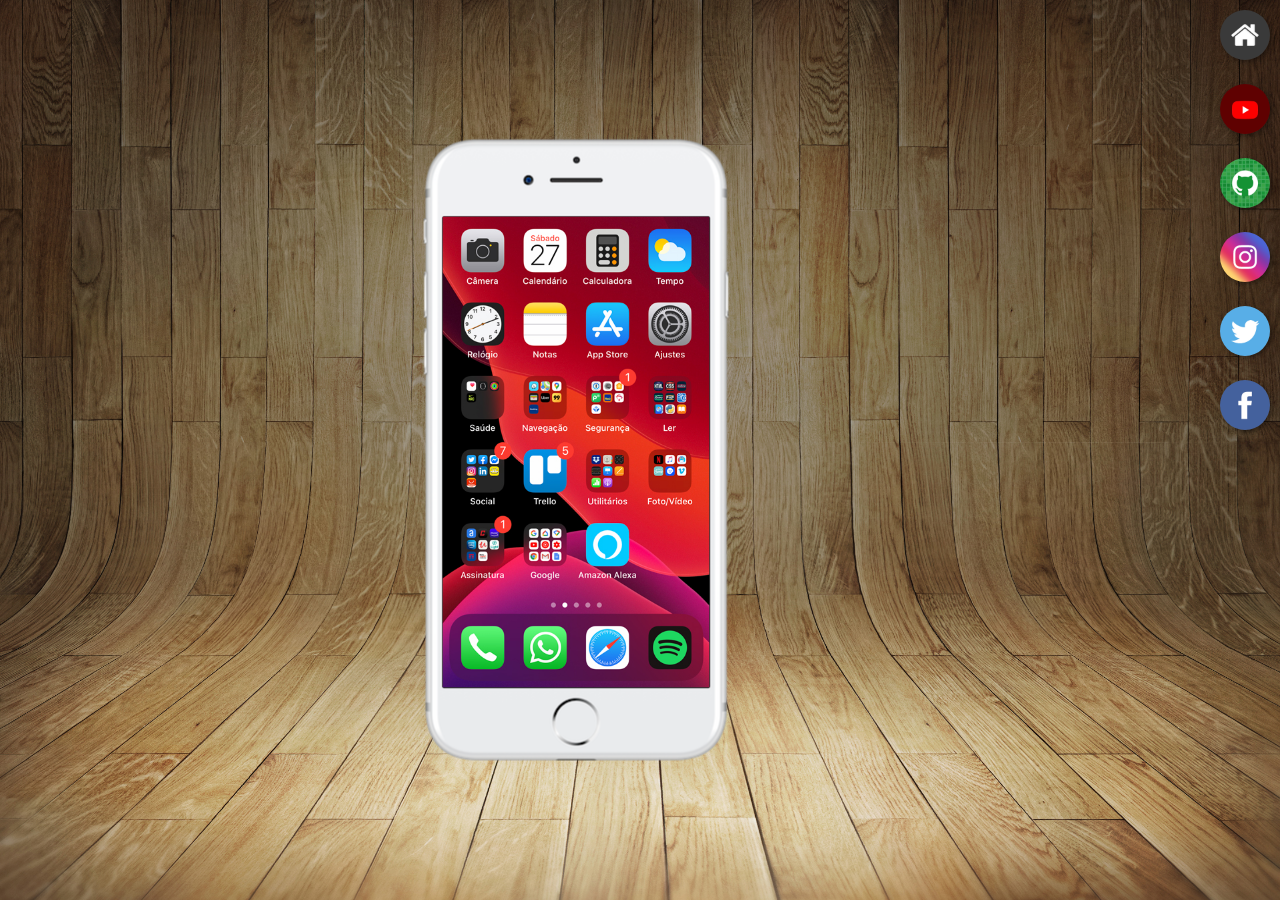
<file: index.html>
<!DOCTYPE html>
<html lang="pt-br">
<head>
    <meta charset="UTF-8">
    <meta name="viewport" content="width=device-width, initial-scale=1.0">
    <link rel="shortcut icon" href="favicon.ico" type="image/x-icon">
    <link rel="stylesheet" href="estilos/style.css">
    <title>Projeto Redes Sociais</title>
</head>
<body>
    <main>
        <section id="telefone">
            <iframe src="home.html" name="tela" id="tela" frameborder="0">
                Seu navegador não é compativel com isso.
            </iframe>

        </section>
        <section id="redes-sociais">
            <a href="home.html" target="tela"><img src="imagens/logo-home.jpg" alt="Home"></a><br>

            <a href="youtube.html" target="tela"><img src="imagens/logo-youtube.jpg" alt="YouTube"></a><br>

            <a href="github.html" target="tela"><img src="imagens/logo-github.jpg" alt="GitHub"></a><br>

            <a href="instagram.html" target="tela"><img src="imagens/logo-instagram.jpg" alt="Instagram"></a><br>

            <a href="#" target="tela"><img src="imagens/logo-twitter.jpg" alt="Twitter"></a><br>

            <a href="facebook.html" target="tela"><img src="imagens/logo-facebook.jpg" alt="Facebook"></a>


        </section>
    </main>
    
</body>
</html>
</file>
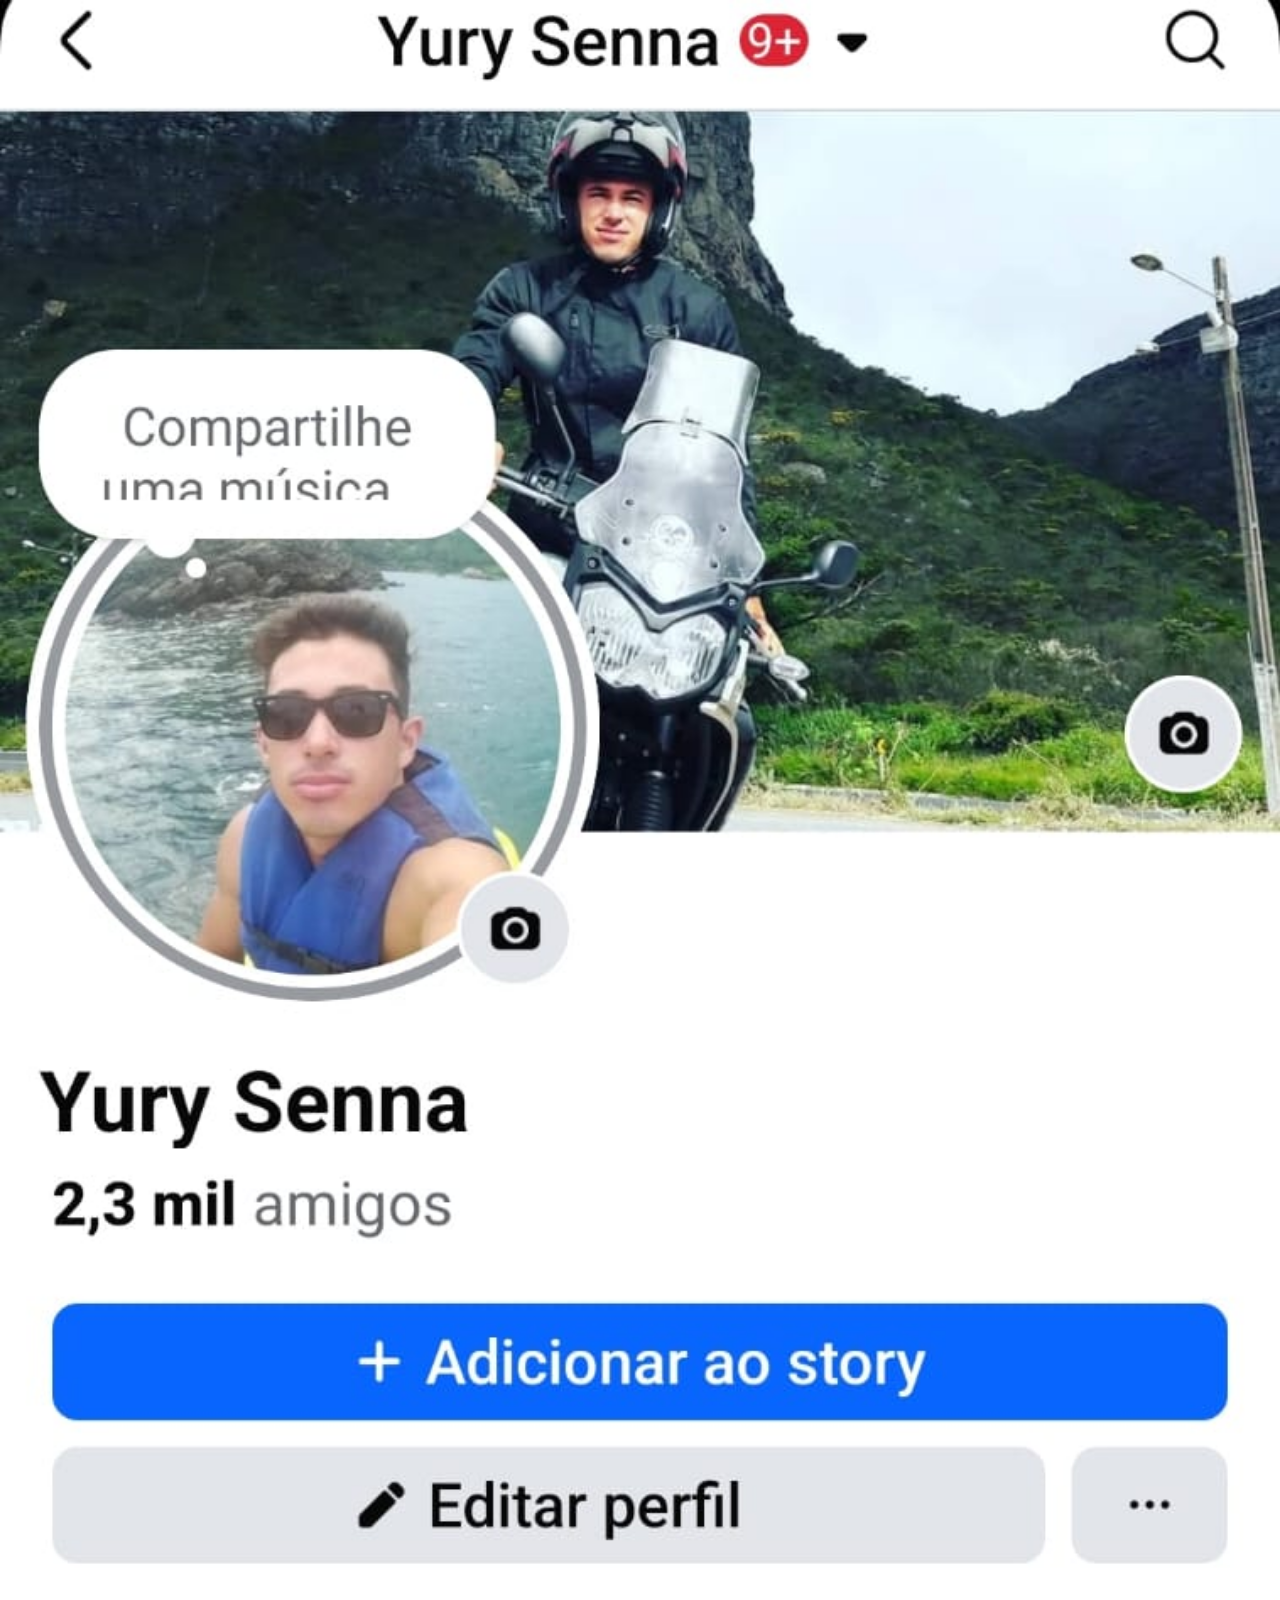
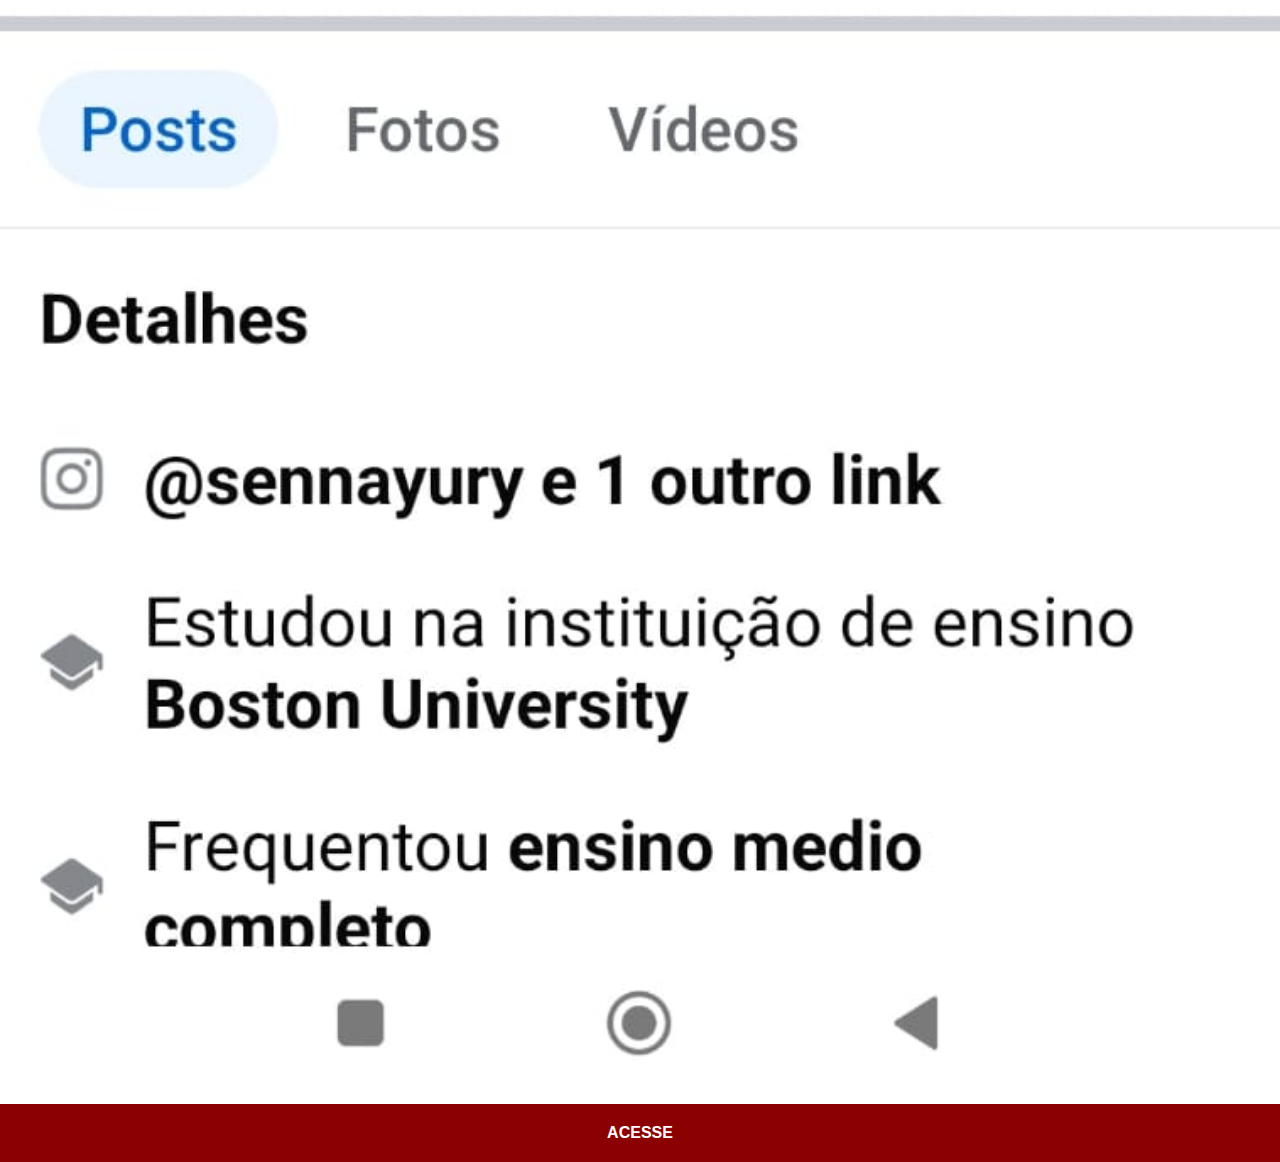
<file: facebook.html>
<!DOCTYPE html>
<html lang="pt-br">
<head>
    <meta charset="UTF-8">
    <meta name="viewport" content="width=device-width, initial-scale=1.0">
    <link rel="stylesheet" href="estilo/social.css">
    <title>FaceBook</title>
</head>
<body>
    <img src="imagens/face.jpeg" alt="facebook">
    
    <a href="https://www.facebook.com/share/19zyoscFji/?mibextid=qi2Omg" target="_blank">ACESSE</a>
</body>
</html>
</file>
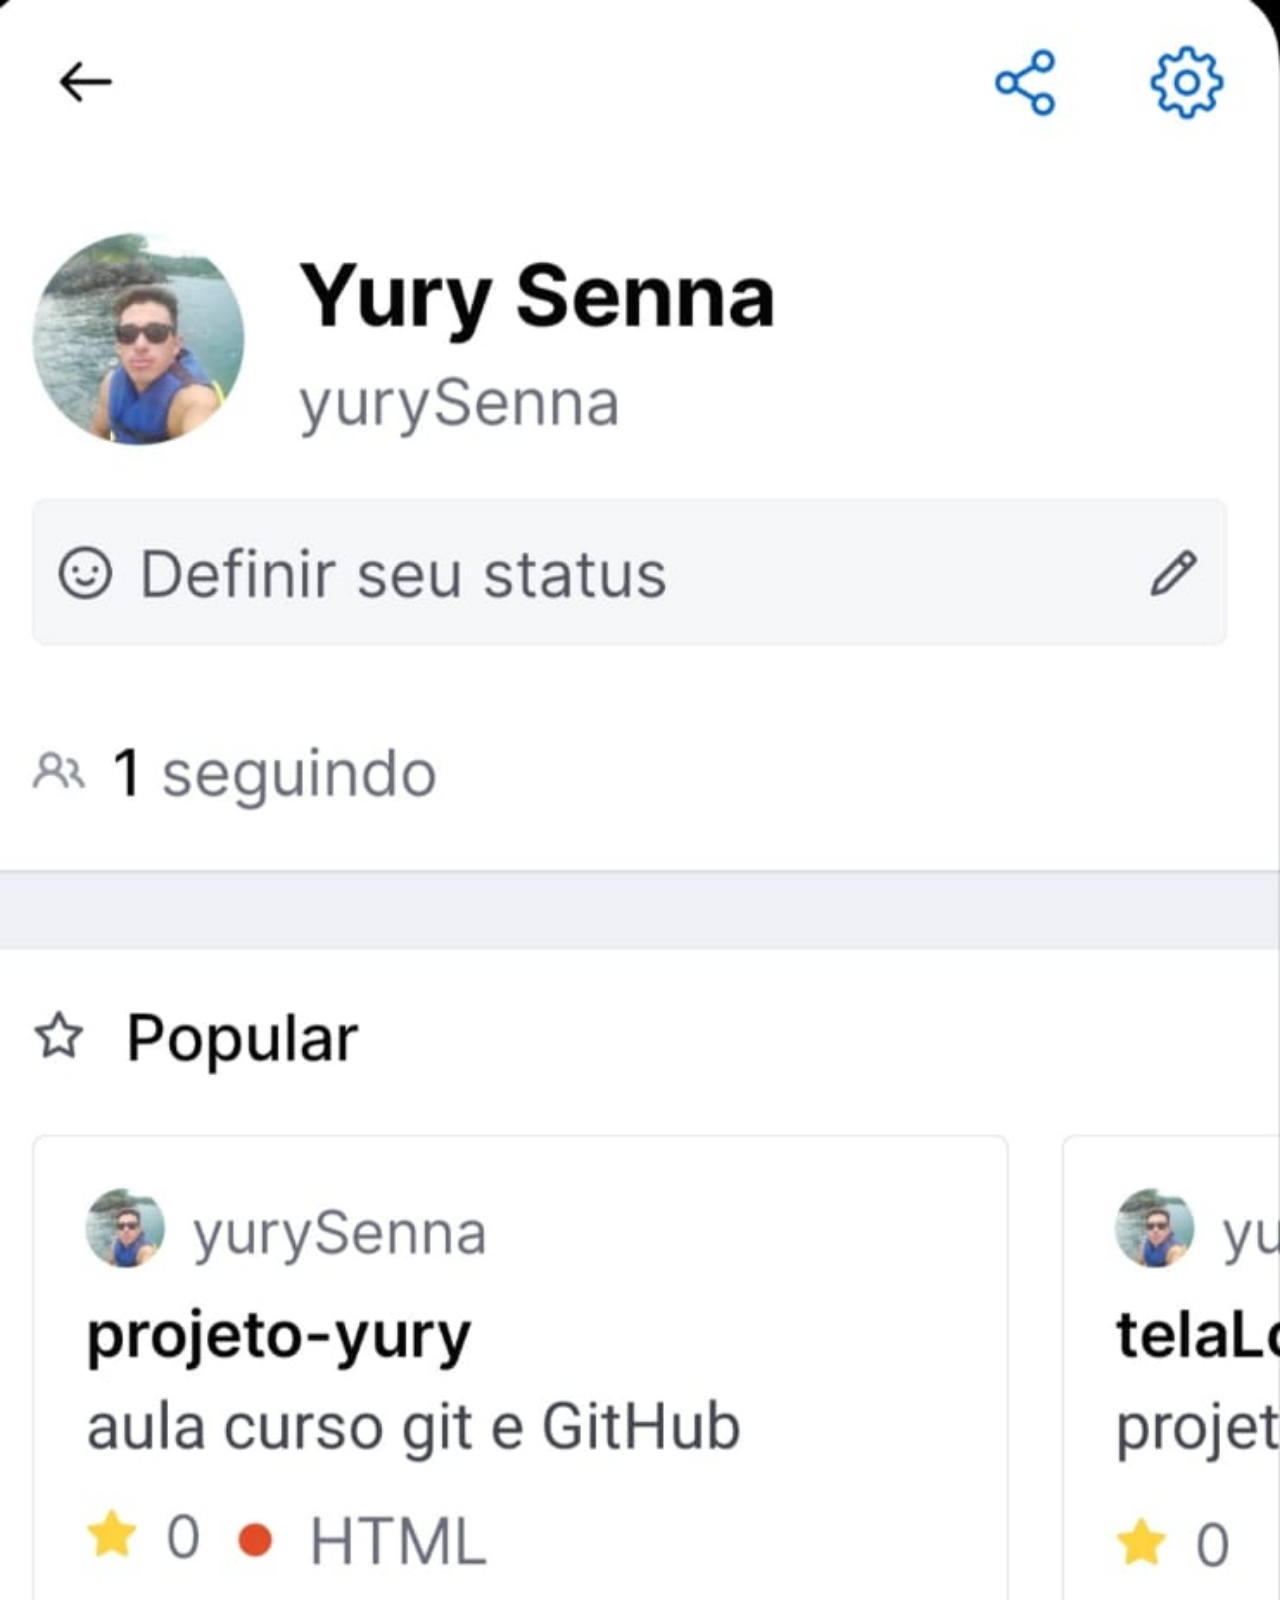
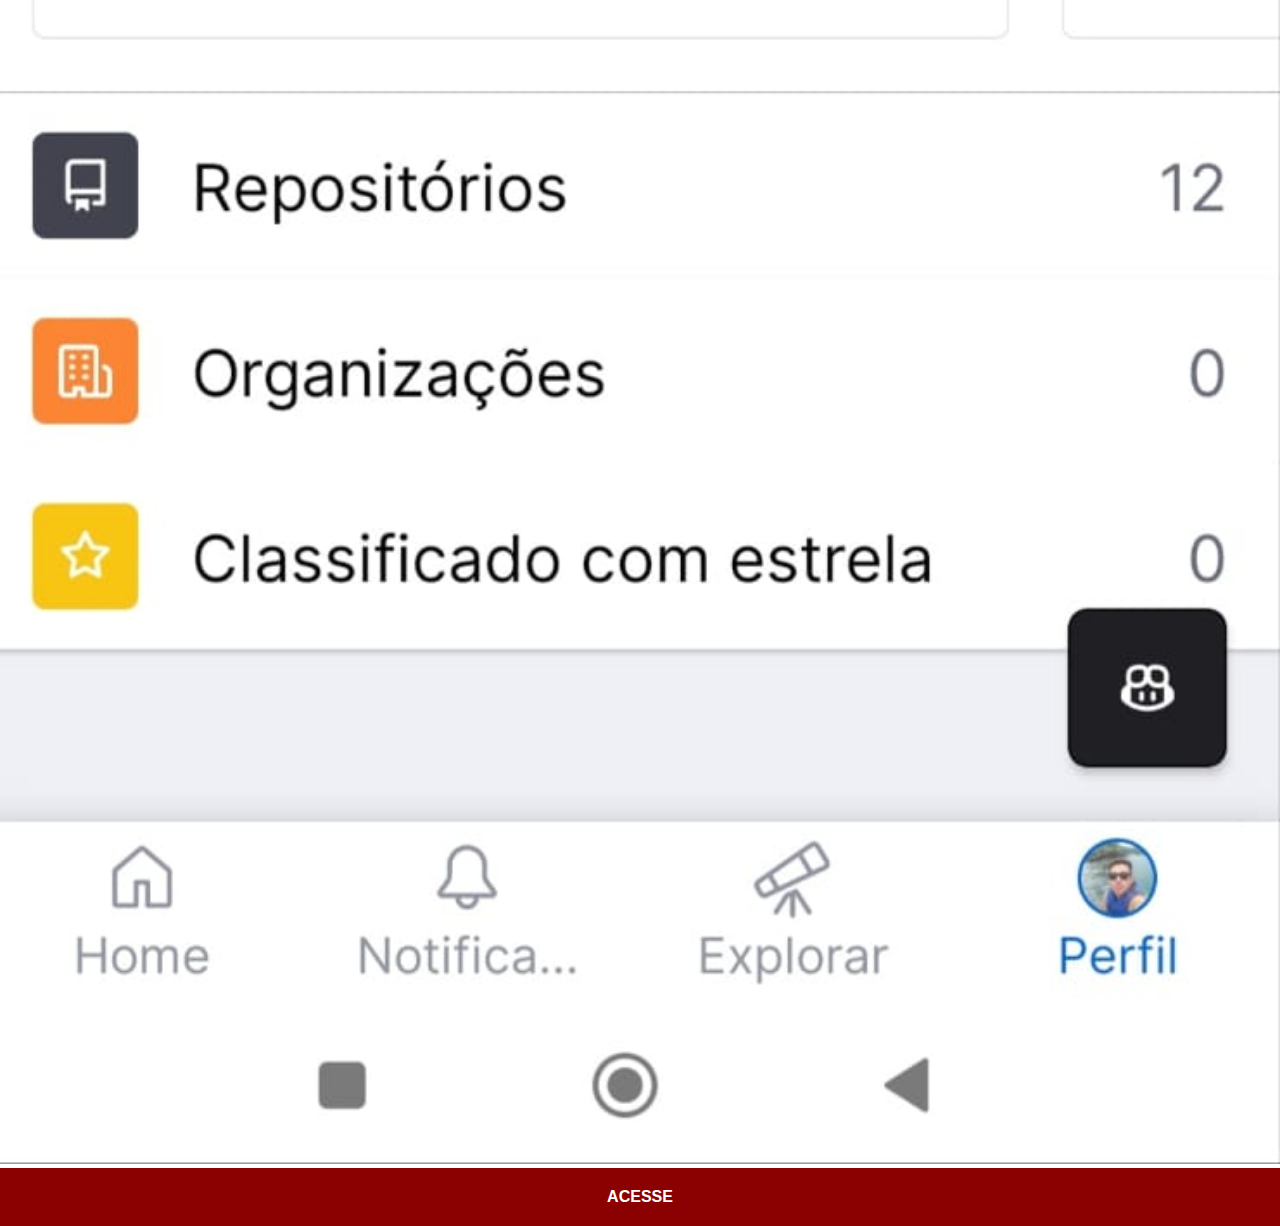
<file: github.html>
<!DOCTYPE html>
<html lang="pt-br">
<head>
    <meta charset="UTF-8">
    <meta name="viewport" content="width=device-width, initial-scale=1.0">
    <link rel="stylesheet" href="estilo/social.css">
    <title>GitHub</title>
</head>
<body>
    <img src="imagens/github.jpeg" alt="GitHub"> 
    <a href="https://github.com/yurySenna" target="_blank">ACESSE</a>  
</body>
</html>
</file>
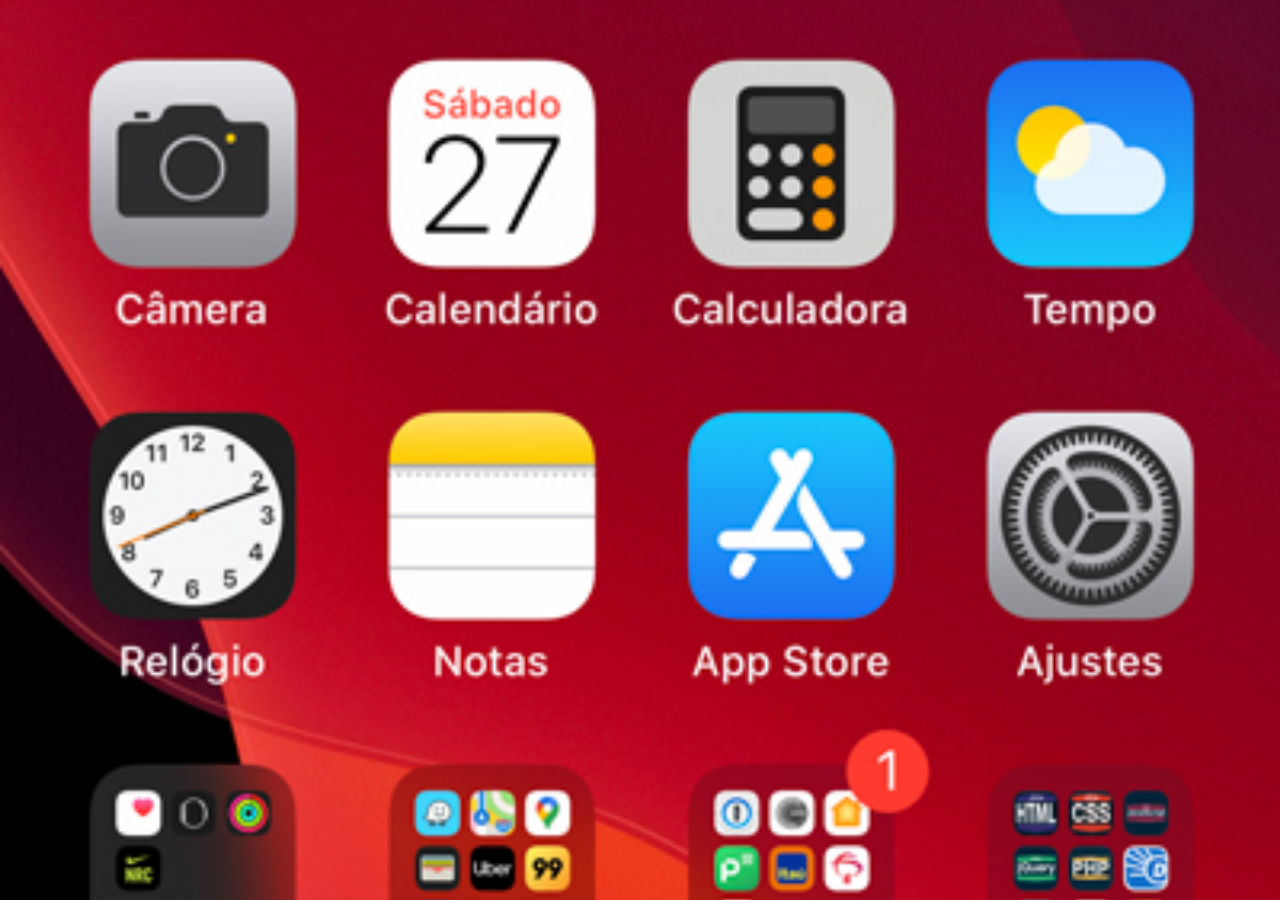
<file: home.html>
<!DOCTYPE html>
<html lang="pt-br">
<head>
    <meta charset="UTF-8">
    <meta name="viewport" content="width=device-width, initial-scale=1.0">
    <title>Home</title>
    <style>
        * {
            margin: 0px;
            padding: 0px;
        }

        body {
            width: 100vw;
            height: 100vh;
            background: black url('imagens/tela-home.jpg') no-repeat top center;
            background-size: cover;



        }
    </style>
</head>
<body>
    
</body>
</html>
</file>
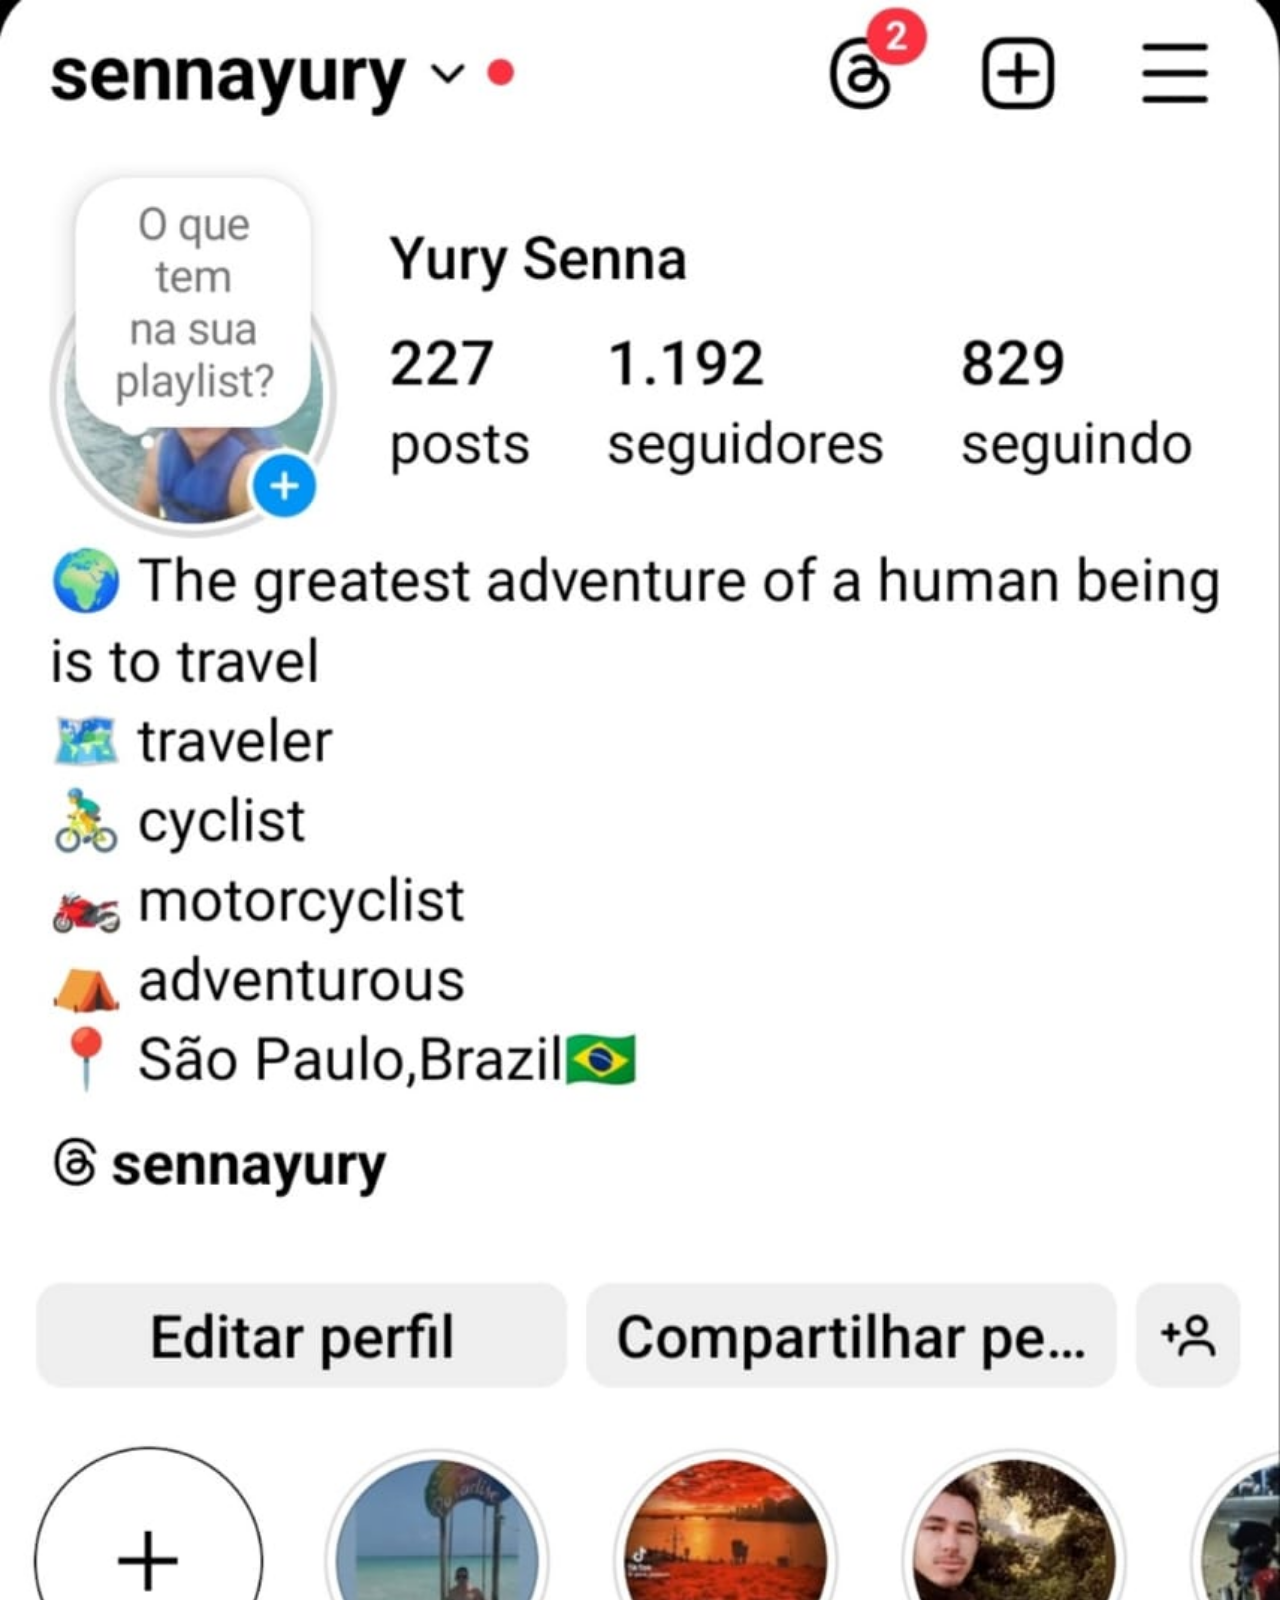
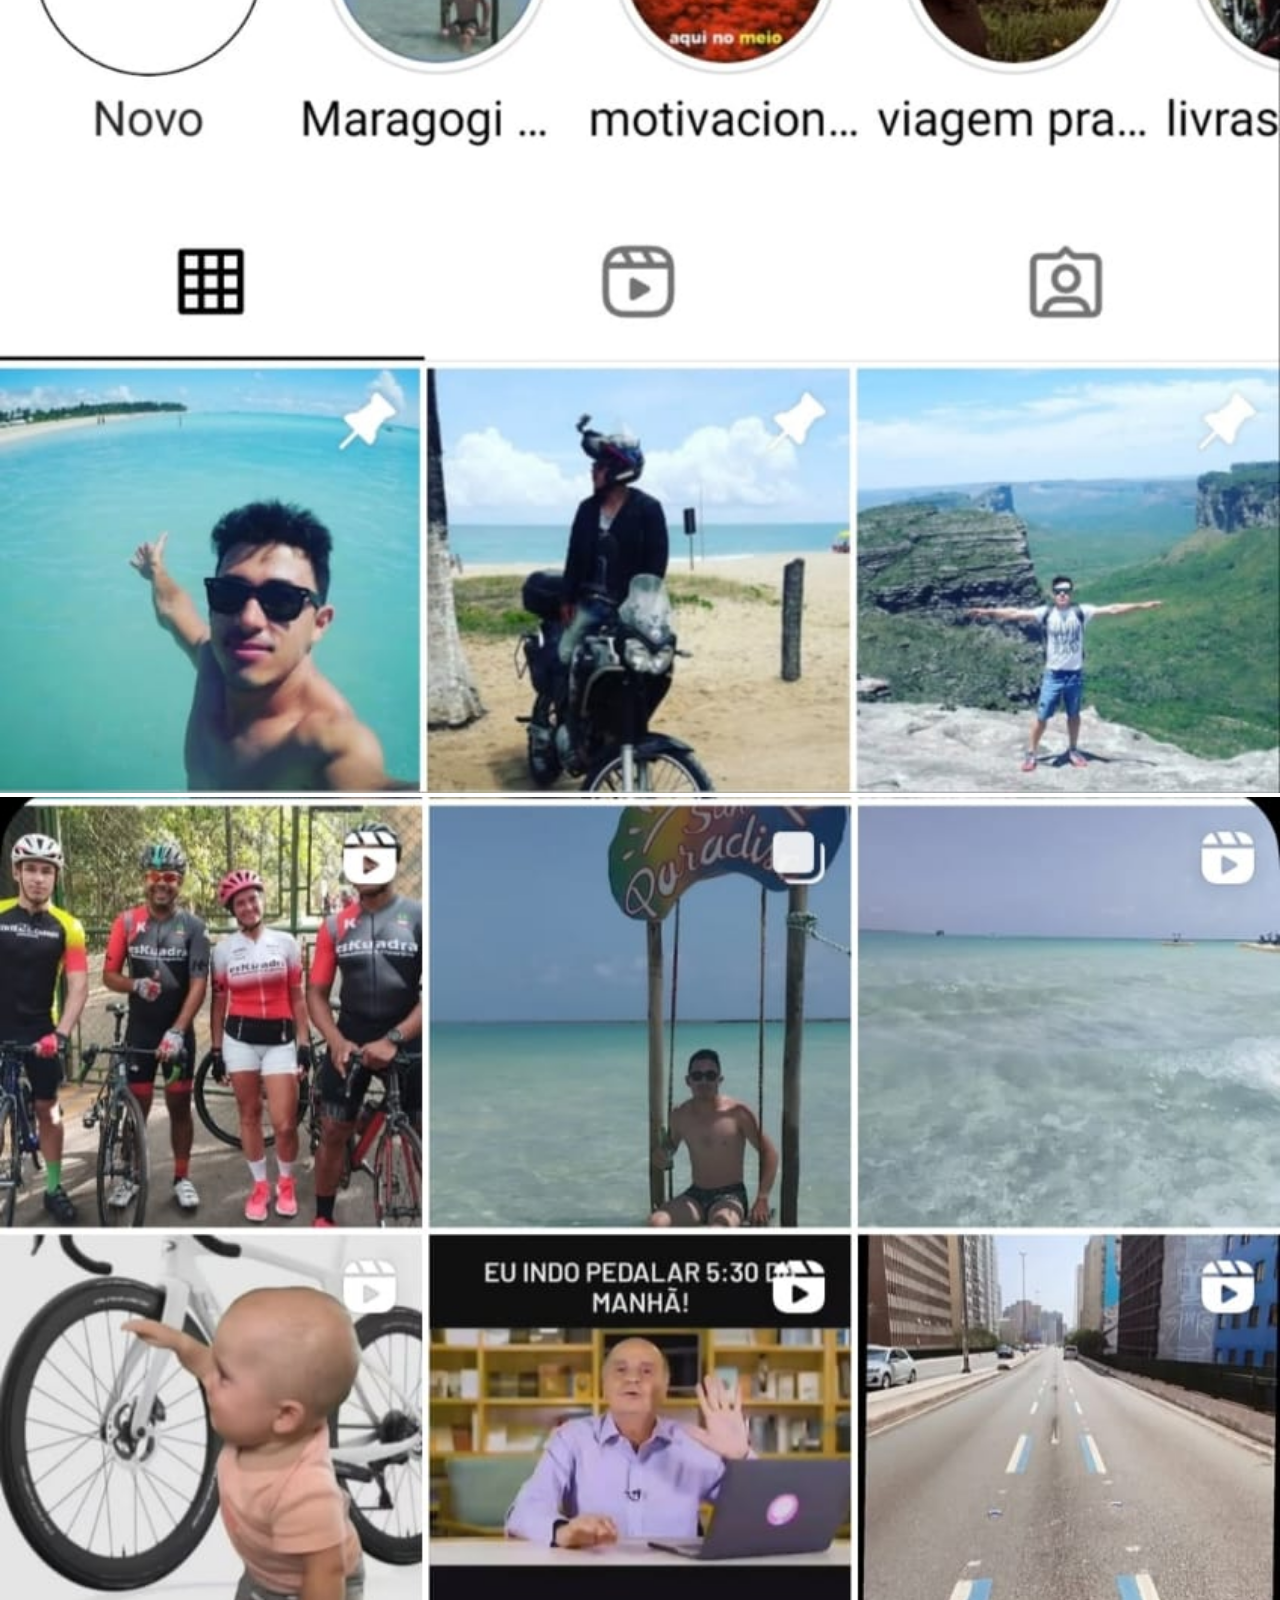
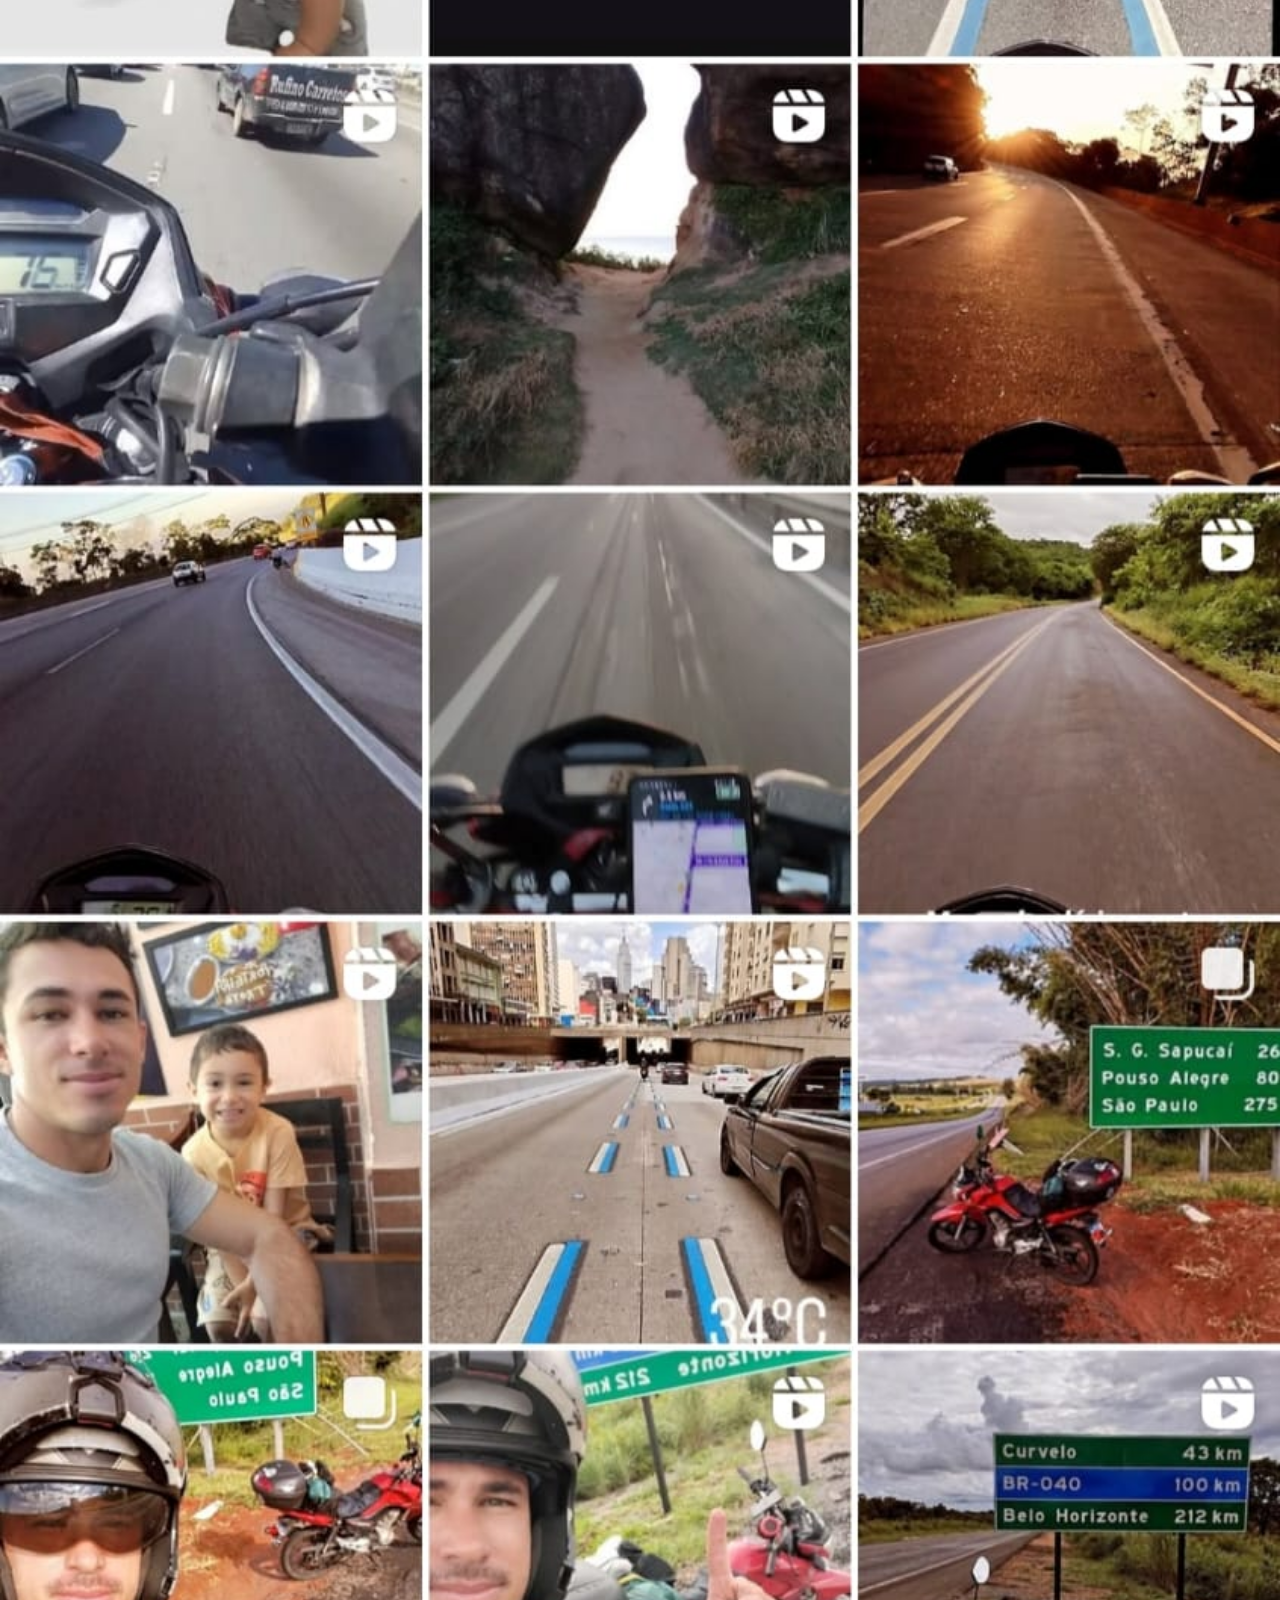
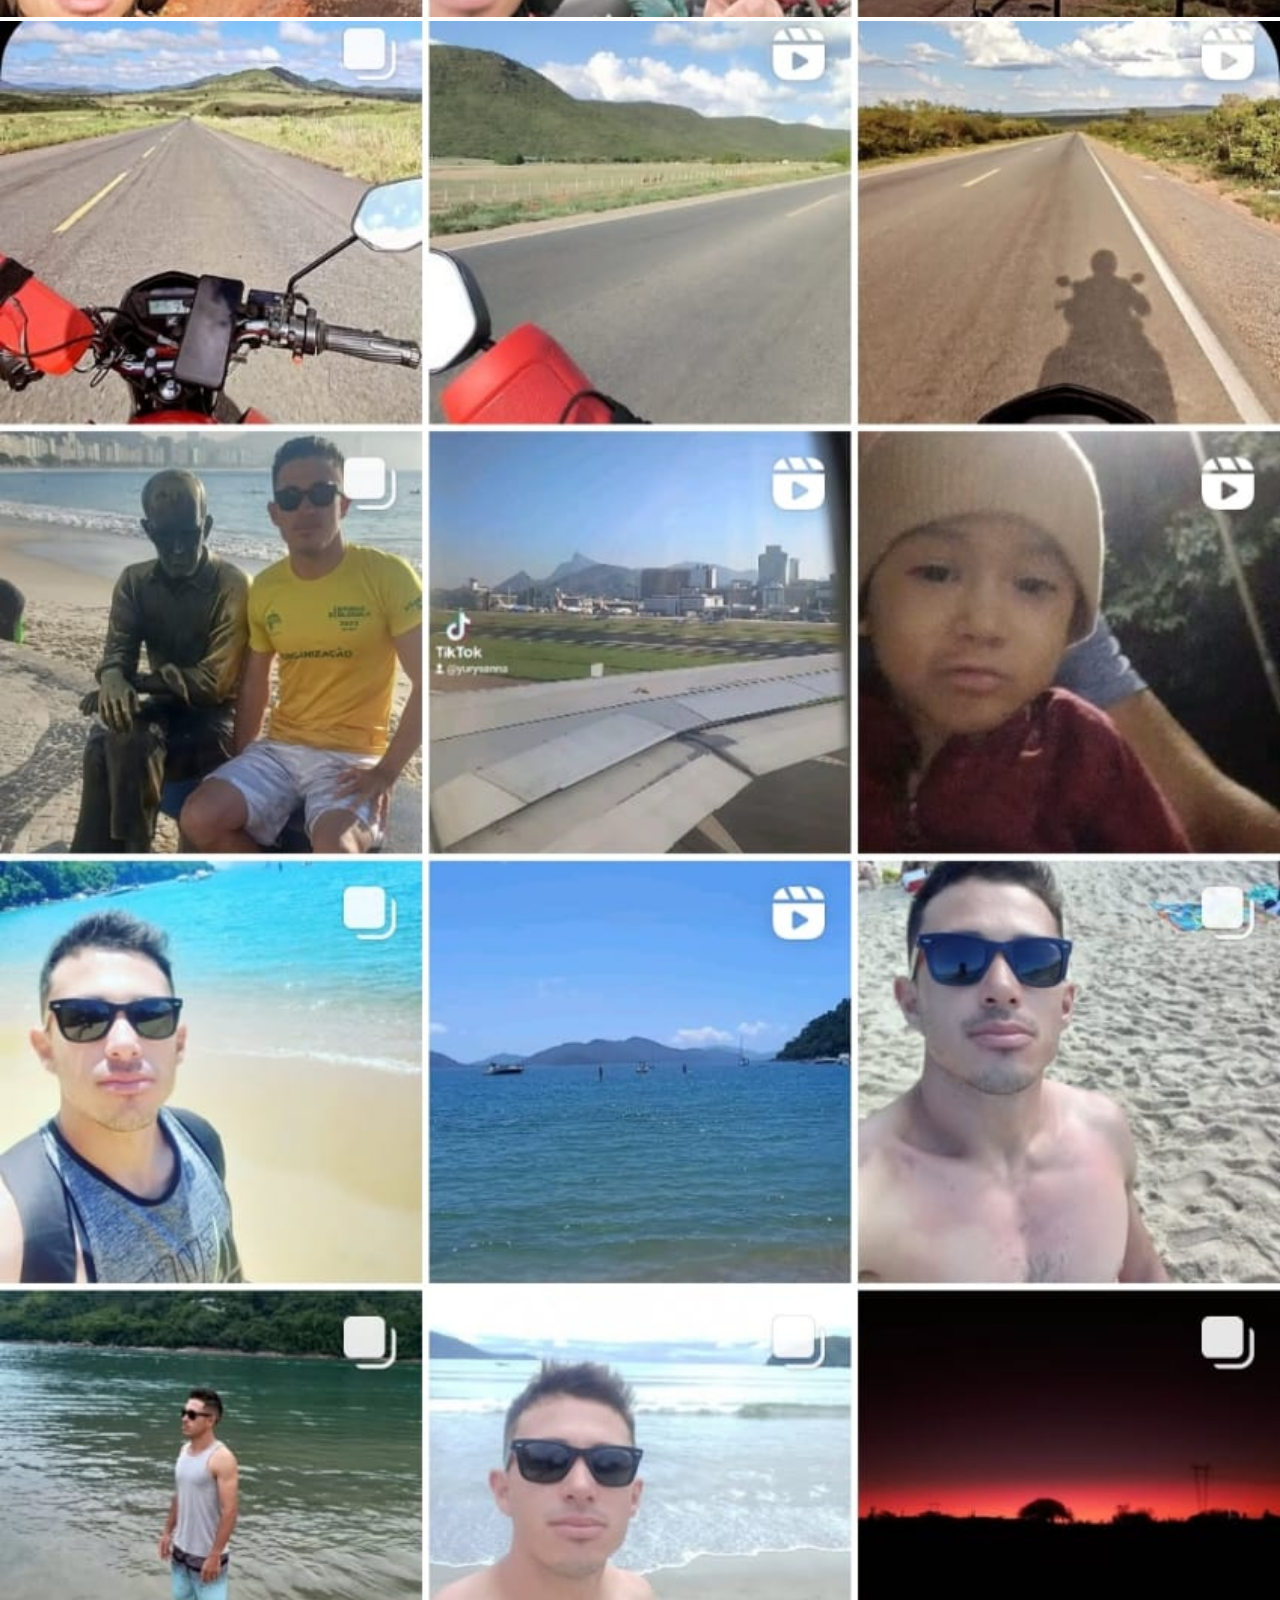
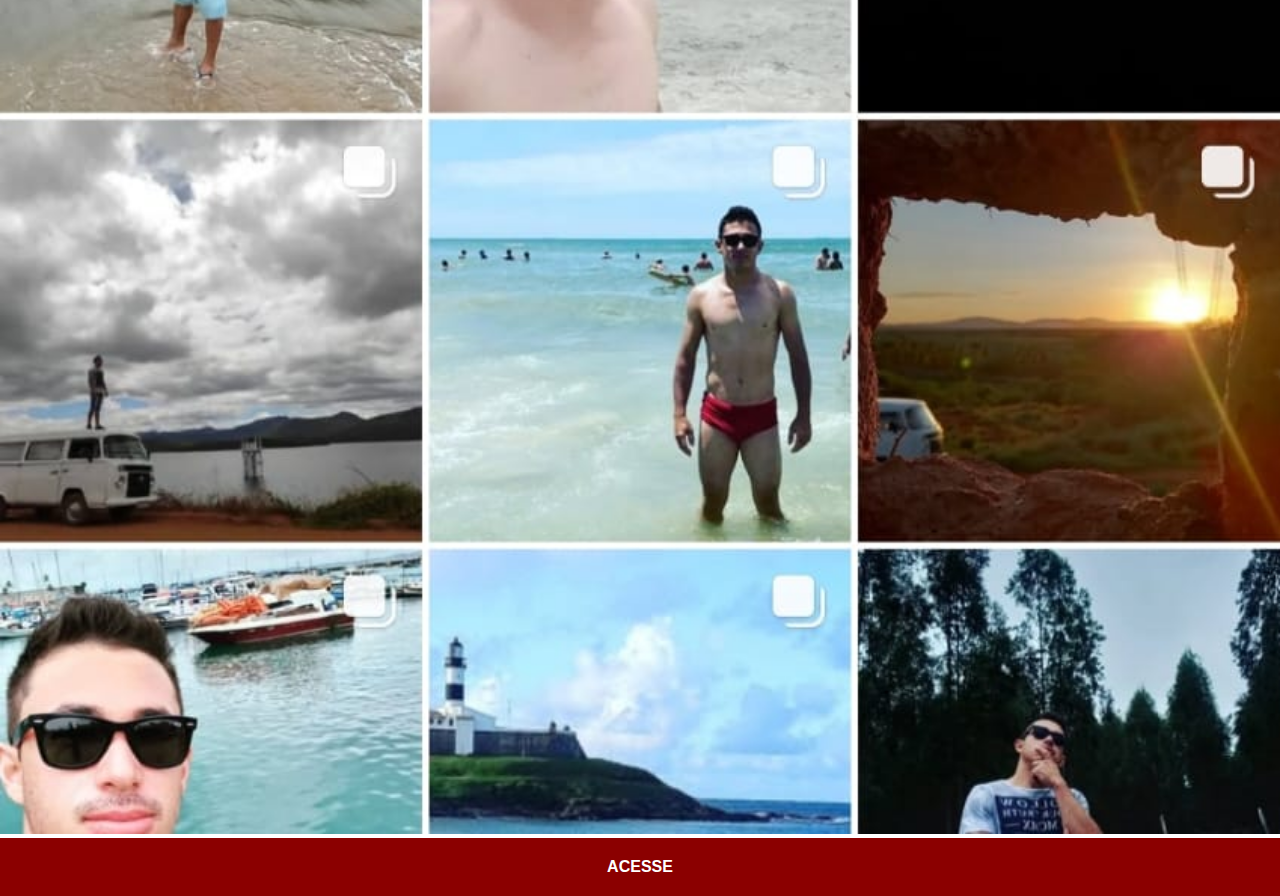
<file: instagram.html>
<!DOCTYPE html>
<html lang="pt-br">
<head>
    <meta charset="UTF-8">
    <meta name="viewport" content="width=device-width, initial-scale=1.0">
    <link rel="stylesheet" href="estilo/social.css">
    <title>instragam</title>
</head>
<body>
    <img src="imagens/insta01.jpeg" alt="instagram">
    <img src="imagens/insta02.jpeg" 
    alt="">
    <img src="imagens/insta03.jpeg" alt="">
    <a href="https://www.instagram.com/sennayury?igsh=N3lzbXZyaGlsbGJk" target="_blank">ACESSE</a>
    
</body>
</html>
</file>
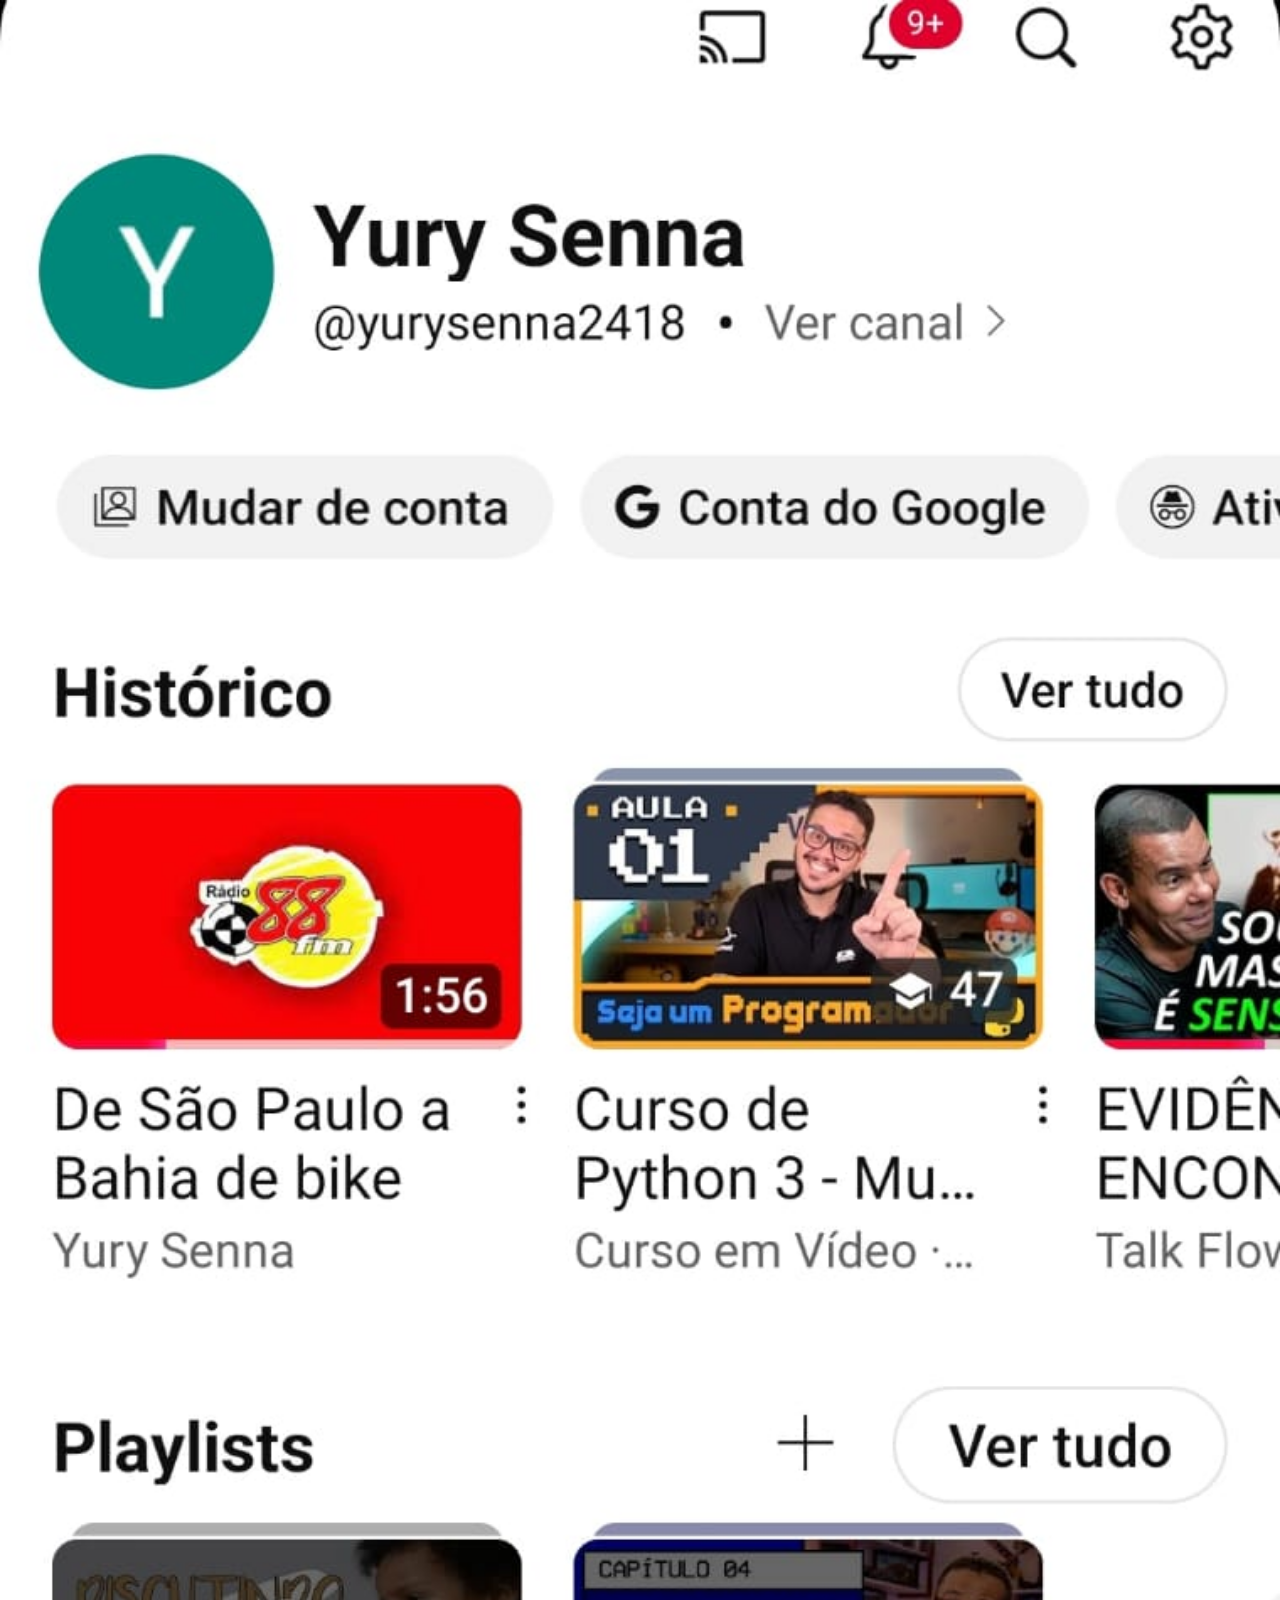
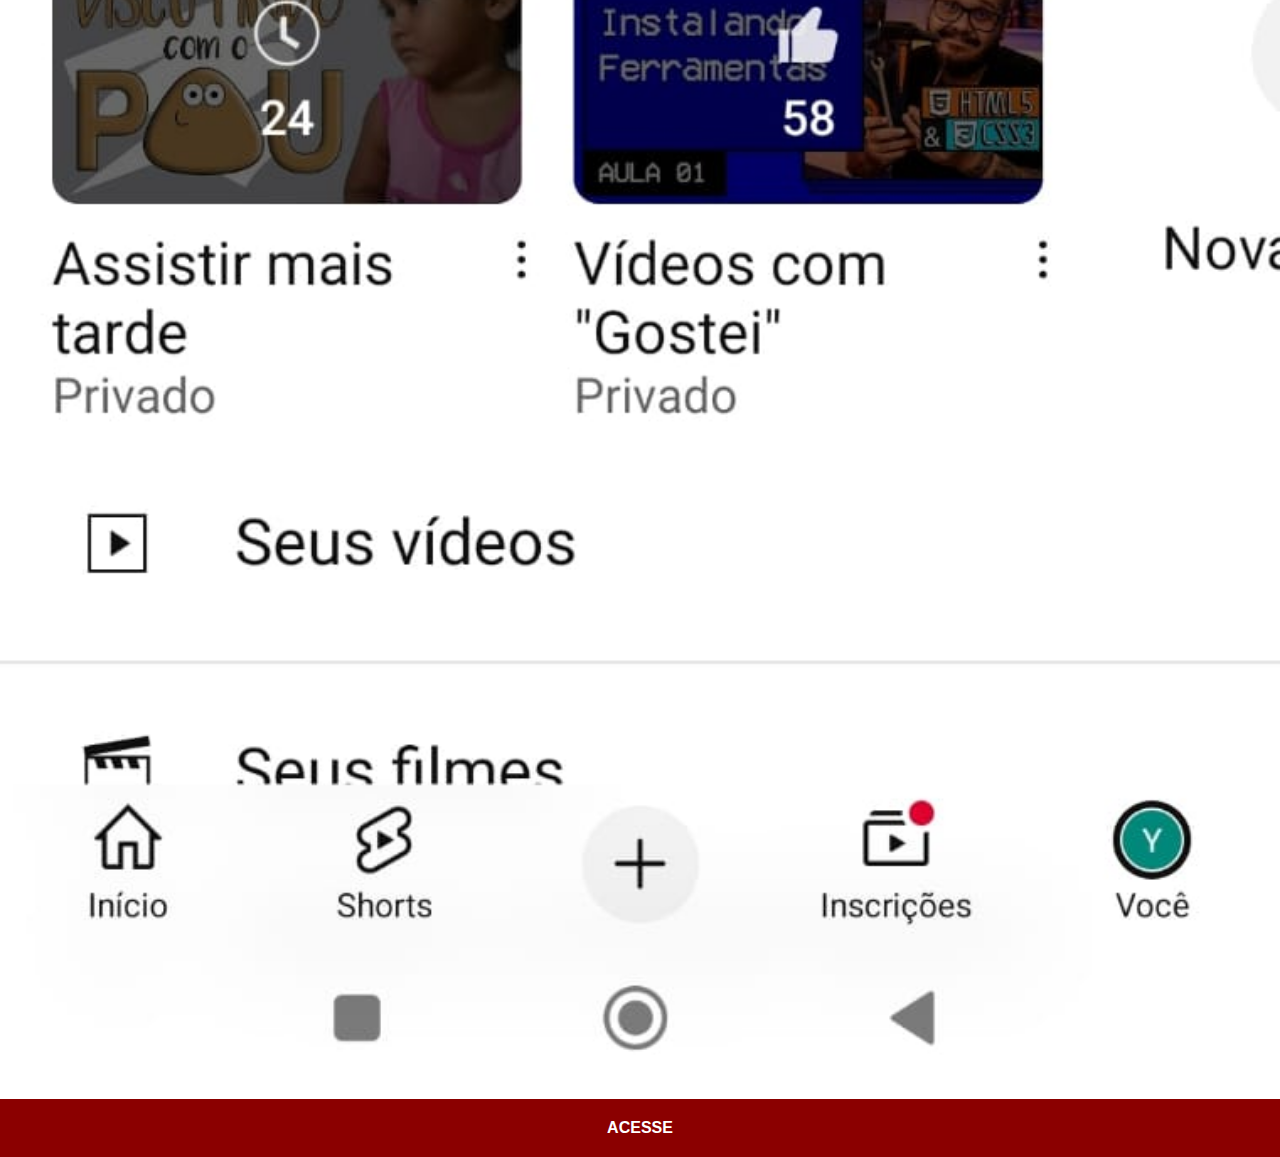
<file: youtube.html>
<!DOCTYPE html>
<html lang="pt-br">
<head>
    <meta charset="UTF-8">
    <meta name="viewport" content="width=device-width, initial-scale=1.0">
    <link rel="stylesheet" href="estilo/social.css">
    <title>YouTube</title>
    
</head>
<body>
    <img src="imagens/youtube.jpeg" alt="youtube">
    <a href="https://www.youtube.com/@yurysenna2418" target="_blank">ACESSE</a>
    
</body>
</html>
</file>
<file: estilos/style.css>
@charset "UTF-8";

* {
    margin: 0px;
    padding: 0px;
    font-family: Arial, Helvetica, sans-serif;
}

html, body {
    height: 100vh;
    width: 100vw;
    background-color: black;
}

body {
    background: url('../imagens/fundo-madeira.jpg') no-repeat top center;
    background-size: cover;
    background-attachment: fixed;
}    
    

main {
    position: relative;
    height: 100vh;

}

section#telefone {
    position: absolute;
    top: 50%;
    left: 45%;
    transform: translate(-50%, -50%);

    height: 627px;
    width: 311px;
    background: url('../imagens/frame-iphone.png') no-repeat;
}

iframe#tela {
    position: relative;
    top: 80px;
    left: 22px;
    width: 267px;
    height: 471px;
}

section#redes-sociais {
    text-align: right;
}

section#redes-sociais img {
    width: 50px;
    margin: 10px;
    border-radius: 50%;
    box-shadow: 2px 2px 5px rgba(0, 0, 0, 0.400);
    box-sizing: border-box;

}

section#redes-sociais img:hover {
    border: 2px solid rgba(255, 255, 255, 0.637);
    transform: translate(-3px, -3px);
    box-shadow: 5px 5px 10px rgba(0, 0, 0, 0.623);
    transition: transform .3s, border 1s;
}
</file>
<file: estilo/social.css>
@charset "UTF-8";

* {
    margin: 0px;
    padding: 0px;
    font-family: Arial, Helvetica, sans-serif;
    
}

::-webkit-scrollbar {
    width: 0px;
    height: 0px;
}

img {
    width: 100vw;

}

a {
    display: block;
    background-color: darkred;
    color: white;
    padding: 20px;
    text-align: center;
    font-weight: bolder;
    text-decoration: none;
}
a:hover {
    background-color: red;

}
</file>
